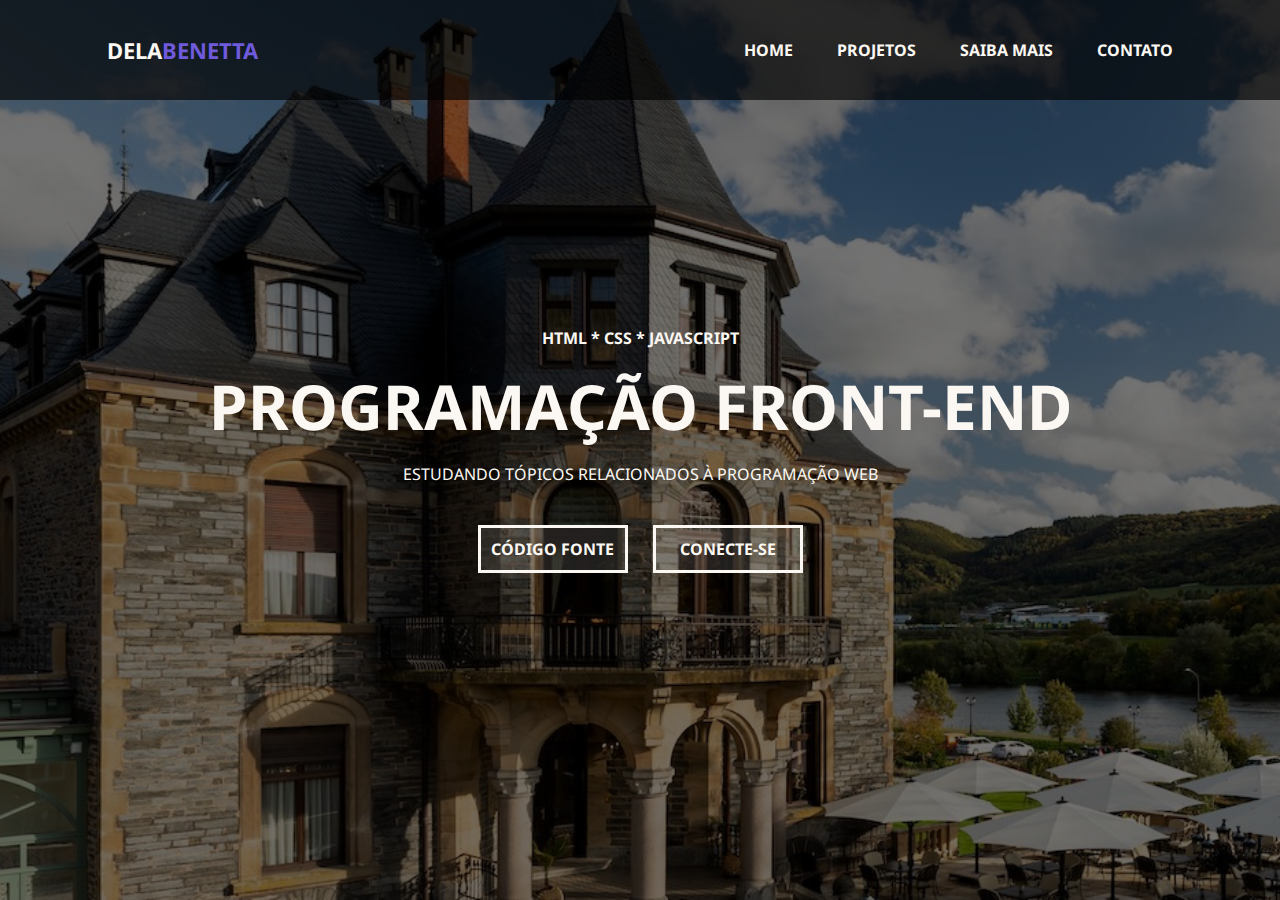
<file: index.html>
<!DOCTYPE html>
<html lang="pt-br">
<head>
    <title>Página Inicial</title>
    <meta name="description" content="Página de aprendizado para o básico sobre Hipertextos e manipulação do DOM, utilizando a prática como forma de estudo.">
    <meta charset="utf-8"/>
    <meta name="viewport" content="width=device-width, inicial-scale=1.0"/>
    <meta name="author" content="Gabriel Delabenetta">
    <link rel="stylesheet" type="text/css" href="./assets/estilos/padroes.css">
    <link rel="stylesheet" type="text/css" href="./assets/estilos/inicial.css">
</head>
<body>
    <header class="template-grid">
        <div class="cabecalho-esquerda">
            <h2 class="texto-logomarca">Dela<span>benetta</span></h2>
        </div>
        <nav class="cabecalho-direita">
            <ul>
                <li class="texto"><a href="#inicial">Home</a></li>
                <li class="texto"><a href="https://github.com/VitorDelabenetta" target="_blank">Projetos</a></li>
                <li class="texto"><a href="./paginas/landing-page/landing.html">Saiba Mais</a></li>
                <li class="texto"><a href="./paginas/formulario/form.html">Contato</a></li>
            </ul>
        </nav>
    </header>
    <main id="inicial">
        <div class="conteudo-principal">
            <p class="texto">Html * Css * Javascript</p>
            <h1 class="titulo">Programação front-end</h1>
            <p class="texto-suave">Estudando tópicos relacionados à programação web</p>
            <div class="botoes">
                <a href="https://github.com/VitorDelabenetta/Web-Page" target="_blank"><button class="botao texto">Código Fonte</button></a> 
                <a href="https://www.linkedin.com/in/gabriel-delabenetta/" target="_blank"><button class="botao texto">Conecte-se</button></a>
            </div>
        </div>
    </main>
</body>
</html>
</file>
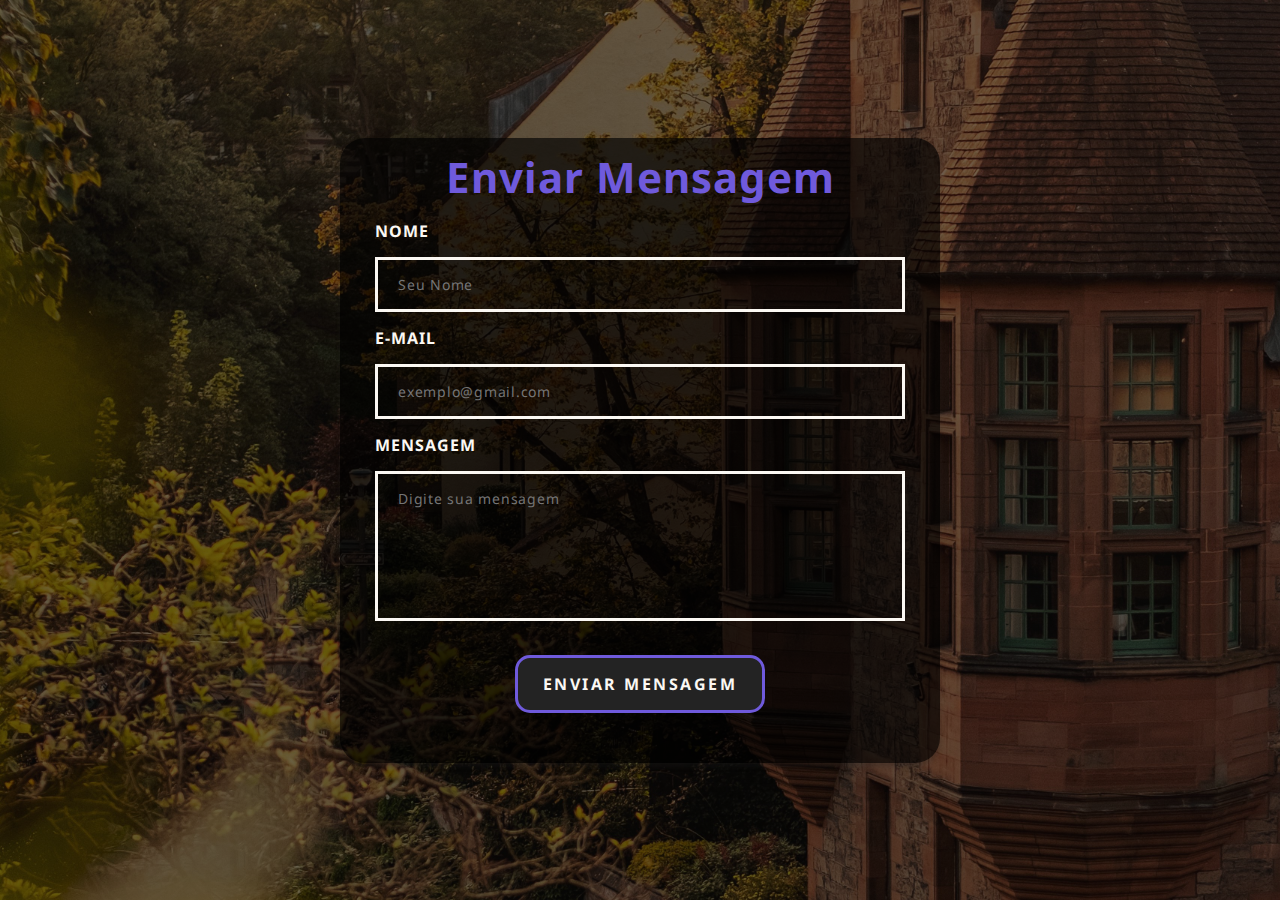
<file: formulario/form.html>
<!DOCTYPE html>
<html lang="pt-br">
<head>
    <title>Formulário</title>
    <meta name="description" content="Formulário para realizar o envio de mensagens através do E-mail.">
    <meta charset="utf-8"/>
    <meta name="viewport" content="width=device-width, inicial-scale=1.0"/>
    <meta name="author" content="Gabriel Delabenetta">
    <link rel="stylesheet" type="text/css" href="../assets/estilos/padroes.css">
    <link rel="stylesheet" type="text/css" href="../assets/estilos/formulario.css">
</head>
<body>
    <main>
        <form onsubmit="event.preventDefault(); validarFormulario()" autocomplete="off">

            <h2 class="subtitulo">Enviar mensagem</h2>

            <label for="name" class="texto">Nome</label>
            <input type="text" id="name" placeholder="Seu Nome" class="texto-pequeno">
            <small class="incorreto texto-pequeno"></small>

            <label for="email" class="texto">E-mail</label>
            <input type="email" id="email" placeholder="exemplo@gmail.com" class="texto-pequeno">
            <small class="incorreto texto-pequeno"></small>

            <label for="message" class="texto">Mensagem</label>
            <textarea id="message" placeholder="Digite sua mensagem" rows="6" class="texto-pequeno"></textarea>
            <small class="incorreto texto-pequeno"></small>

            <div class="botao">
                <input type="submit" value="Enviar mensagem" class="texto">
                <p id="sucesso" class="texto-pequeno"></p>
            </div>
        </form>
    </main>
    <script src="../assets/scripts/formulario.js"></script>

    <!-- Fonte referencial para a estrutura do formulário: https://youtu.be/QT1ya4Ut40o -->

</body>
</html>
</file>
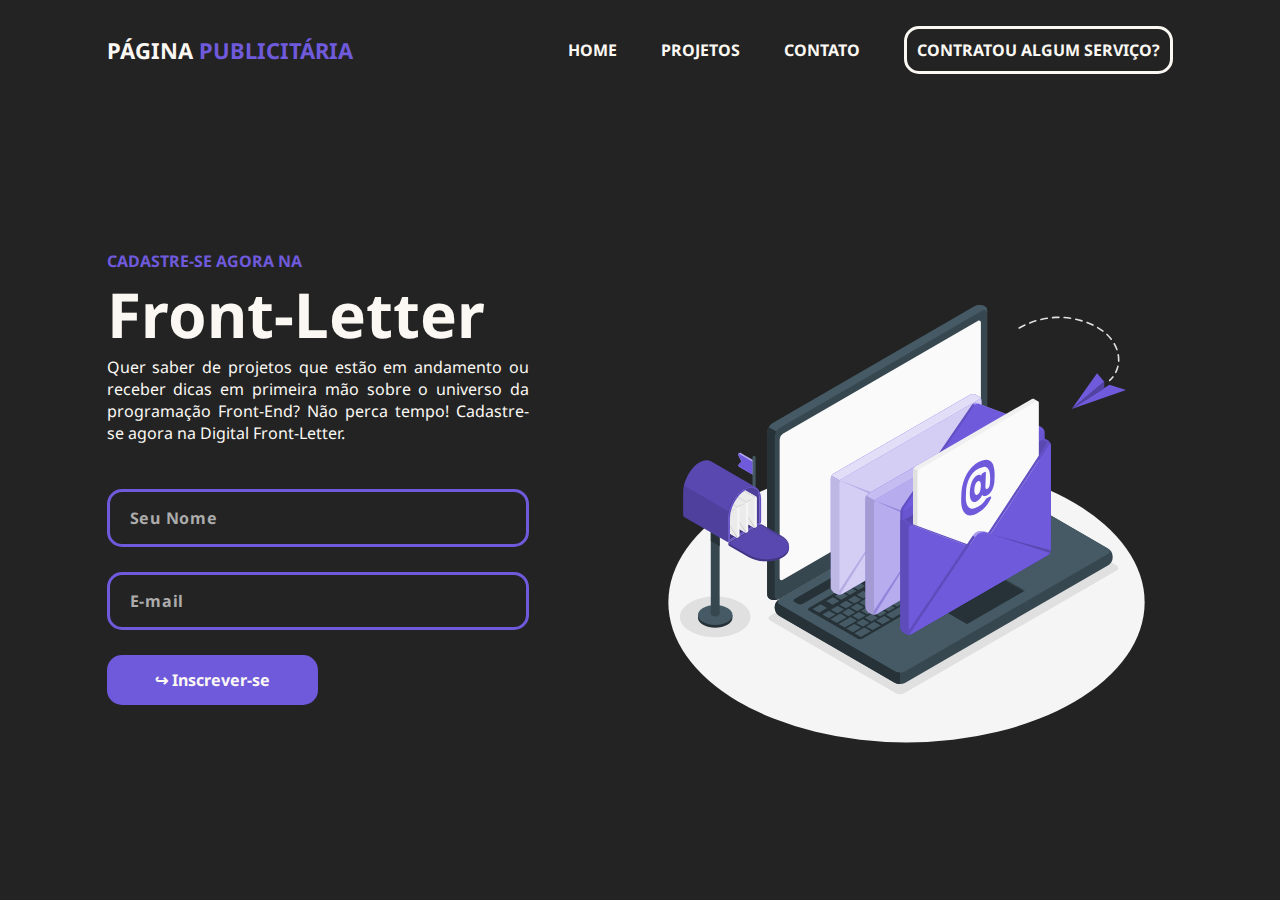
<file: landing-page/landing.html>
<!DOCTYPE html>
<html lang="pt-br">
<head>
    <title>Landing Page</title>
    <meta name="description" content="Sessão da página que serve para demostrar uma inscrição em uma Newsletter.">
    <meta charset="utf-8"/>
    <meta name="viewport" content="width=device-width, inicial-scale=1.0"/>
    <meta name="author" content="Gabriel Delabenetta">
    <link rel="stylesheet" type="text/css" href="../assets/estilos/padroes.css">
    <link rel="stylesheet" type="text/css" href="../assets/estilos/landing-page.css">
</head>
<body>
    <header class="template-grid">
        <div class="cabecalho-esquerda">
            <h2 class="texto-logomarca">Página <span>Publicitária</span></h2>
        </div>
        <nav class="cabecalho-direita">
            <ul>
                <li class="texto"><a href="../index.html">Home</a></li>
                <li class="texto"><a href="https://github.com/VitorDelabenetta" target="_blank">Projetos</a></li>
                <li class="texto"><a href="../formulario/form.html">Contato</a></li>
                <li class="texto" id="inscrever"><a href="#">Contratou algum serviço?</a></li>
            </ul>
        </nav>
    </header>
    <main class="template-grid">
        <div class="conteudo-esquerda">
            <p class="texto">Cadastre-se agora na</p>
            <h1 class="titulo">Front-Letter</h1>
            <p class="texto-suave">Quer saber de projetos que estão em andamento ou receber dicas em primeira mão sobre o universo da programação Front-End? Não perca tempo! Cadastre-se agora na Digital Front-Letter.</p>
            <form autocomplete="off">
                <input type="text" placeholder="Seu Nome" id="nome" required class="texto">
                <input type="email" placeholder="E-mail" id="email" required class="texto">
                <button type="submit" class="texto">↪ Inscrever-se</button>
            </form>
        </div>
        <div class="conteudo-direita">
            <img src="../assets/imagens/newsletter.svg">
        </div>
    </main>
</body>
</html>
</file>
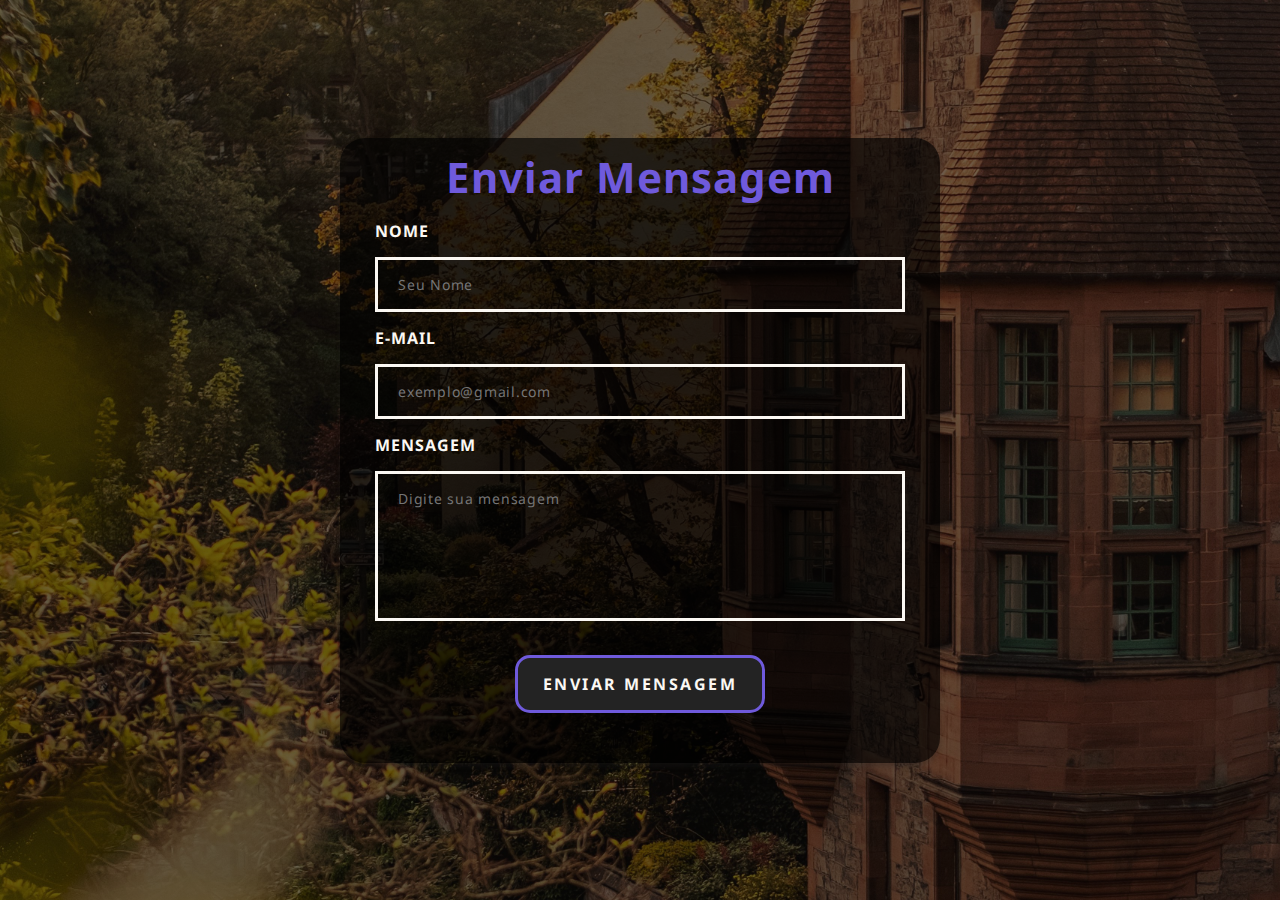
<file: paginas/formulario/form.html>
<!DOCTYPE html>
<html lang="pt-br">
<head>
    <title>Formulário</title>
    <meta name="description" content="Formulário para realizar o envio de mensagens através do E-mail.">
    <meta charset="utf-8"/>
    <meta name="viewport" content="width=device-width, inicial-scale=1.0"/>
    <meta name="author" content="Gabriel Delabenetta">
    <link rel="stylesheet" type="text/css" href="../../assets/estilos/padroes.css">
    <link rel="stylesheet" type="text/css" href="../../assets/estilos/formulario.css">
</head>
<body>
    <main>
        <form onsubmit="event.preventDefault(); validarFormulario()" autocomplete="off">

            <h2 class="subtitulo">Enviar mensagem</h2>

            <label for="name" class="texto">Nome</label>
            <input type="text" id="name" placeholder="Seu Nome" class="texto-pequeno">
            <small class="incorreto texto-pequeno"></small>

            <label for="email" class="texto">E-mail</label>
            <input type="email" id="email" placeholder="exemplo@gmail.com" class="texto-pequeno">
            <small class="incorreto texto-pequeno"></small>

            <label for="message" class="texto">Mensagem</label>
            <textarea id="message" placeholder="Digite sua mensagem" rows="6" class="texto-pequeno"></textarea>
            <small class="incorreto texto-pequeno"></small>

            <div class="botao">
                <input type="submit" value="Enviar mensagem" class="texto">
                <p id="sucesso" class="texto-pequeno"></p>
            </div>
        </form>
    </main>
    <script src="../../assets/scripts/formulario.js"></script>

    <!-- Fonte referencial para a estrutura do formulário: https://youtu.be/QT1ya4Ut40o -->

</body>
</html>
</file>
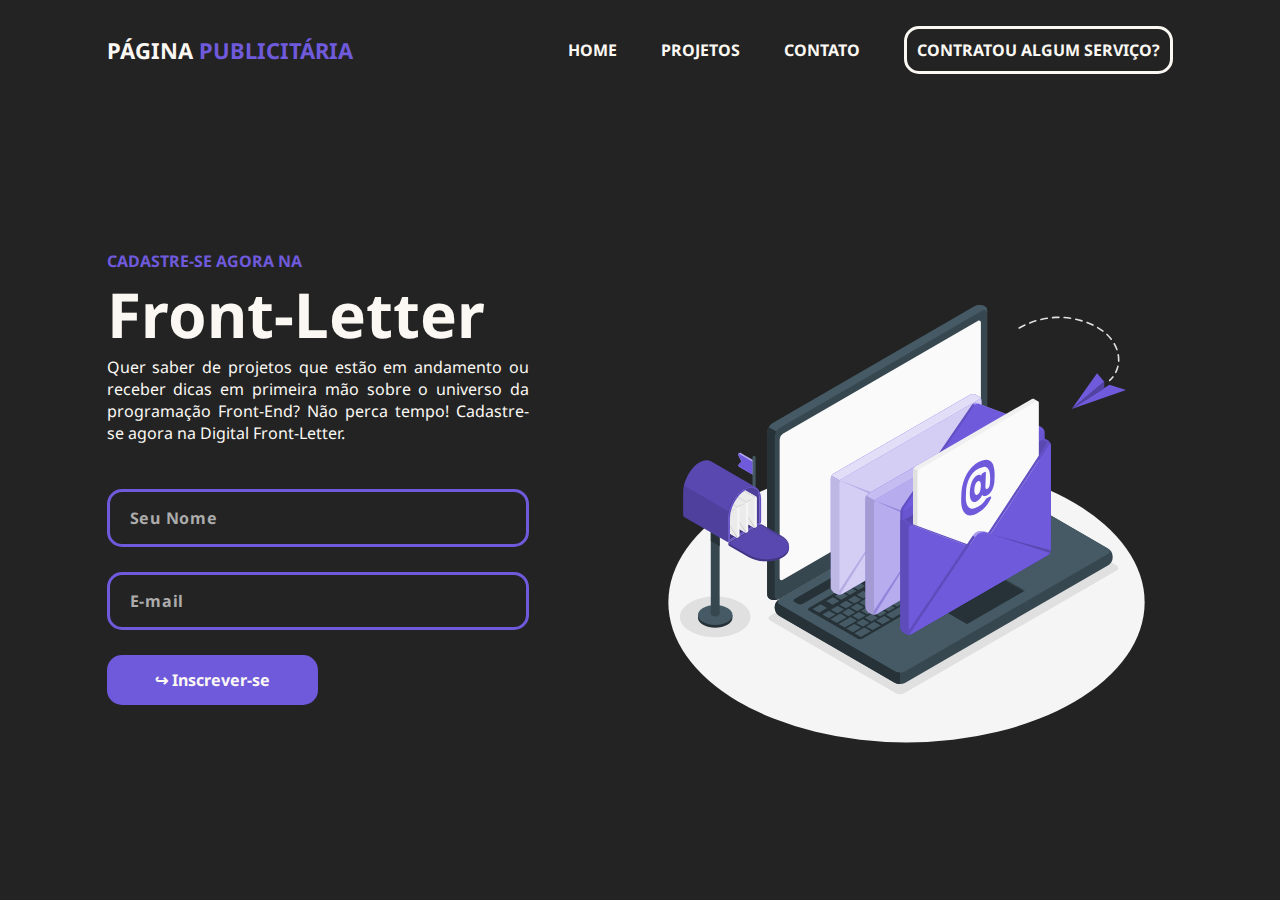
<file: paginas/landing-page/landing.html>
<!DOCTYPE html>
<html lang="pt-br">
<head>
    <title>Landing Page</title>
    <meta name="description" content="Sessão da página que serve para demostrar uma inscrição em uma Newsletter.">
    <meta charset="utf-8"/>
    <meta name="viewport" content="width=device-width, inicial-scale=1.0"/>
    <meta name="author" content="Gabriel Delabenetta">
    <link rel="stylesheet" type="text/css" href="../../assets/estilos/padroes.css">
    <link rel="stylesheet" type="text/css" href="../../assets/estilos/landing-page.css">
</head>
<body>
    <header class="template-grid">
        <div class="cabecalho-esquerda">
            <h2 class="texto-logomarca">Página <span>Publicitária</span></h2>
        </div>
        <nav class="cabecalho-direita">
            <ul>
                <li class="texto"><a href="../../index.html">Home</a></li>
                <li class="texto"><a href="https://github.com/VitorDelabenetta" target="_blank">Projetos</a></li>
                <li class="texto"><a href="../../paginas/formulario/form.html">Contato</a></li>
                <li class="texto" id="inscrever"><a href="#">Contratou algum serviço?</a></li>
            </ul>
        </nav>
    </header>
    <main class="template-grid">
        <div class="conteudo-esquerda">
            <p class="texto">Cadastre-se agora na</p>
            <h1 class="titulo">Front-Letter</h1>
            <p class="texto-suave">Quer saber de projetos que estão em andamento ou receber dicas em primeira mão sobre o universo da programação Front-End? Não perca tempo! Cadastre-se agora na Digital Front-Letter.</p>
            <form autocomplete="off">
                <input type="text" placeholder="Seu Nome" id="nome" required class="texto">
                <input type="email" placeholder="E-mail" id="email" required class="texto">
                <button type="submit" class="texto">↪ Inscrever-se</button>
            </form>
        </div>
        <div class="conteudo-direita">
            <img src="../../assets/imagens/newsletter.svg">
        </div>
    </main>
</body>
</html>
</file>
<file: assets/estilos/padroes.css>
@import url('https://fonts.googleapis.com/css2?family=Noto+Sans:wght@400;700&display=swap');

* {
    margin: 0;
    padding: 0;
    text-decoration: none;
    border-style: none;
    box-sizing: border-box;
}

html {
    scroll-behavior: smooth;
}

:root {
    /* coloração */
    --branco: #FBF8F3;
    --preto: #232323;
    --preto-transparente: #000000a5;
    --cinza: #ACACAC;
    --cinza-transparente: #FBF8F320;
    --roxo: #6F5ADC;
    --vermelho: #DC143C;
    --verde: #0ED7B2;
    --gradiente: linear-gradient(#0000008c, rgba(0, 0, 0, 0.55));
    --sombra: 0px 4px 4px 0px #23232340;
    /* fonte */
    --fonte: 'Noto Sans', sans-serif;
}

::selection {
    background-color: var(--cinza);
    color: var(--branco);
}

/* Fontes */

.texto {
    font-family: var(--fonte);
    font-weight: 700;
    font-size: 16px;
}

.texto-suave {
    font-family: var(--fonte);
    font-weight: 400;
    font-size: 16px;
}

.texto-pequeno {
    font-family: var(--fonte);
    font-weight: 400;
    font-size: 14px;
}

.texto-logomarca {
    font-family: var(--fonte);
    font-weight: 700;
    font-size: 22px;
    text-transform: uppercase;
}

.titulo {
    font-family: var(--fonte);
    font-weight: 700;
    font-size: 62px;
}

.subtitulo {
    font-family: var(--fonte);
    font-weight: 700;
    font-size: 42px;
    letter-spacing: 1px;
}

/* Grid - Posicionamento */

.template-grid {
    display: grid;
    grid-template-columns: repeat(12, 1fr);
    width: 100vw;
}
</file>
<file: assets/estilos/inicial.css>
/*
ALERTA: esta página não possui responsividade, sendo visualizável apenas em dispositivos maiores.
*/

/* Cabeçalho */

header {
    width: 100%;
    height: 100px;
    background-color: var(--preto-transparente);
    position: absolute;
}

.cabecalho-esquerda {
    grid-column: 2 / 5;
    display: flex;
    align-items: center;
}

.cabecalho-esquerda h2 {
    color: var(--branco);
}

.cabecalho-esquerda span {
    color: var(--roxo);
}

.cabecalho-direita {
    grid-column: 5 / 12;
    display: flex;
    justify-content: flex-end;
    align-items: center;
}

.cabecalho-direita ul li {
    display: inline;
    list-style: none;
    text-transform: uppercase;
    cursor: pointer;
    margin-left: 40px;
}

.cabecalho-direita ul li a {
    color: var(--branco);
}

.cabecalho-direita ul li a:hover {
    color: var(--roxo);
    transition: color 200ms ease;
}

/* Conteúdo */

main {
    display: flex;
    justify-content: center;
    align-items: center;
    width: 100vw;
    height: 100vh;
    background: var(--gradiente), url(../imagens/castelo.jpg);
    background-size: cover;
}

.conteudo-principal {
    display: flex;
    flex-direction: column;
    gap: 15px;
    color: var(--branco);
    text-transform: uppercase;
    text-align: center;
}

.conteudo-principal .botoes {
    display: flex;
    justify-content: center;
    align-items: center;
    gap: 25px;
}

.conteudo-principal .botao {
    color: var(--branco);
    background-color: var(--cinza-transparente);
    text-transform: uppercase;
    width: 150px;
    padding: 10px 0;
    margin-top: 25px;
    border: 3px solid var(--branco);
    cursor: pointer;
}

.conteudo-principal .botao:hover {
    background-color: var(--branco);
    color: var(--preto);
}
</file>
<file: assets/estilos/formulario.css>
main {
    display: flex;
    justify-content: center;
    align-items: center;
    height: 100vh;
    width: 100vw;
    background: var(--gradiente), url(../imagens/torre.jpg);
    background-size: cover;
}

form {
    max-width: 600px;
    width: 90vw;
    background-color: var(--preto-transparente);
    padding: 10px 35px 30px 35px;
    border-radius: 25px;
    box-shadow: var(--sombra);
}

form .subtitulo {
    color: var(--roxo);
    text-align: center;
    text-transform: capitalize;
}

form .texto {
    display: block;
    margin: 15px 0;
    color: var(--branco);
    text-transform: uppercase;
    letter-spacing: 1px;
}

input, textarea {
    width: 100%;
    padding: 15px 20px;
    outline: none;
    background: none;
    border: 3px solid var(--branco);
    color: var(--branco);
    letter-spacing: 0.75px;
    resize: none;
}

/* Barra lateral - Alguns Browsers */
textarea::-webkit-scrollbar {
    width: 4px;
}

textarea::-webkit-scrollbar-thumb {
    background-color: var(--roxo);
}

textarea::selection {
    background-color: var(--cinza);
}

/* Botão */

.botao {
    display: flex;
    flex-direction: column;
    justify-content: center;
    align-items: center;
}

input[type="submit"] {
    margin-top: 30px;
    max-width: 250px;
    border-radius: 15px;
    border: 3px solid var(--roxo);
    background-color: var(--preto);
    cursor: pointer;

    text-transform: uppercase;
    letter-spacing: 2.5px;
    color: var(--branco);
    transition: background-color 200ms ease;
}

input[type="submit"]:hover {
    background-color: var(--roxo);
}

.incorreto {
    color: var(--vermelho);
}

.incorreto-borda {
    border: 3px solid var(--vermelho);
    margin-bottom: 2.5px;
}

#sucesso {
    margin-top: 5px;
    color: var(--verde);
}
</file>
<file: assets/estilos/landing-page.css>
body {
    background-color: var(--preto);
    color: var(--branco);
}

/* Cabeçalho */

header {
    width: 100%;
    height: 100px;
}

.cabecalho-esquerda {
    grid-column: 2 / 5;
    display: flex;
    align-items: center;
}

.cabecalho-esquerda span {
    color: var(--roxo);
}

.cabecalho-direita {
    grid-column: 5 / 12;
    display: flex;
    justify-content: flex-end;
    align-items: center;
}

.cabecalho-direita ul li {
    display: inline;
    list-style: none;
    text-transform: uppercase;
    cursor: pointer;
    margin-left: 40px;
}

.cabecalho-direita ul li a {
    color: var(--branco);
}

.cabecalho-direita ul li a:hover {
    color: var(--roxo);
    transition: color 200ms ease;
}

/* Botão Inscrever-se */

#inscrever {
    padding: 10px;
    border: 3px solid var(--branco);
    border-radius: 15px;
}

#inscrever:hover {
    background-color: var(--roxo);
    color: var(--branco);
    border-color: var(--roxo);
    transition: all 200ms ease;

    & a:hover {
        color: var(--branco);
    }
}

/* Principal */

main {
    height: calc(100vh - 100px);
    width: 100vw;
}

.conteudo-esquerda {
    grid-column: 2 / 7;
    display: flex;
    flex-direction: column;
    justify-content: center;
}

.conteudo-esquerda p:first-child {
    text-transform: uppercase;
    color: var(--roxo);
}

.conteudo-esquerda .texto-suave {
    width: 33vw;
    text-align: justify;
}

.conteudo-direita {
    grid-column: 7 / 12;
    display: flex;
    justify-content: center;
    align-items: center;
}

.conteudo-direita img {
    width: 100%;
}

/* Formulário */

form {
    display: flex;
    flex-direction: column;
    gap: 25px;
    width: 33vw;
    margin: 45px 0;
}

input {
    padding: 15px 20px;
    border-radius: 15px;
    outline: none;
    background: none;
    border: 3px solid var(--roxo);
    color: var(--branco);
    letter-spacing: 0.75px;
}

input::placeholder {
    color: var(--cinza);
}


form button {
    height: 50px;
    width: 50%;
    color: var(--branco);
    background-color: var(--roxo);
    border-radius: 15px;
}

form [type="submit"]:hover {
    cursor: pointer;
}
</file>
